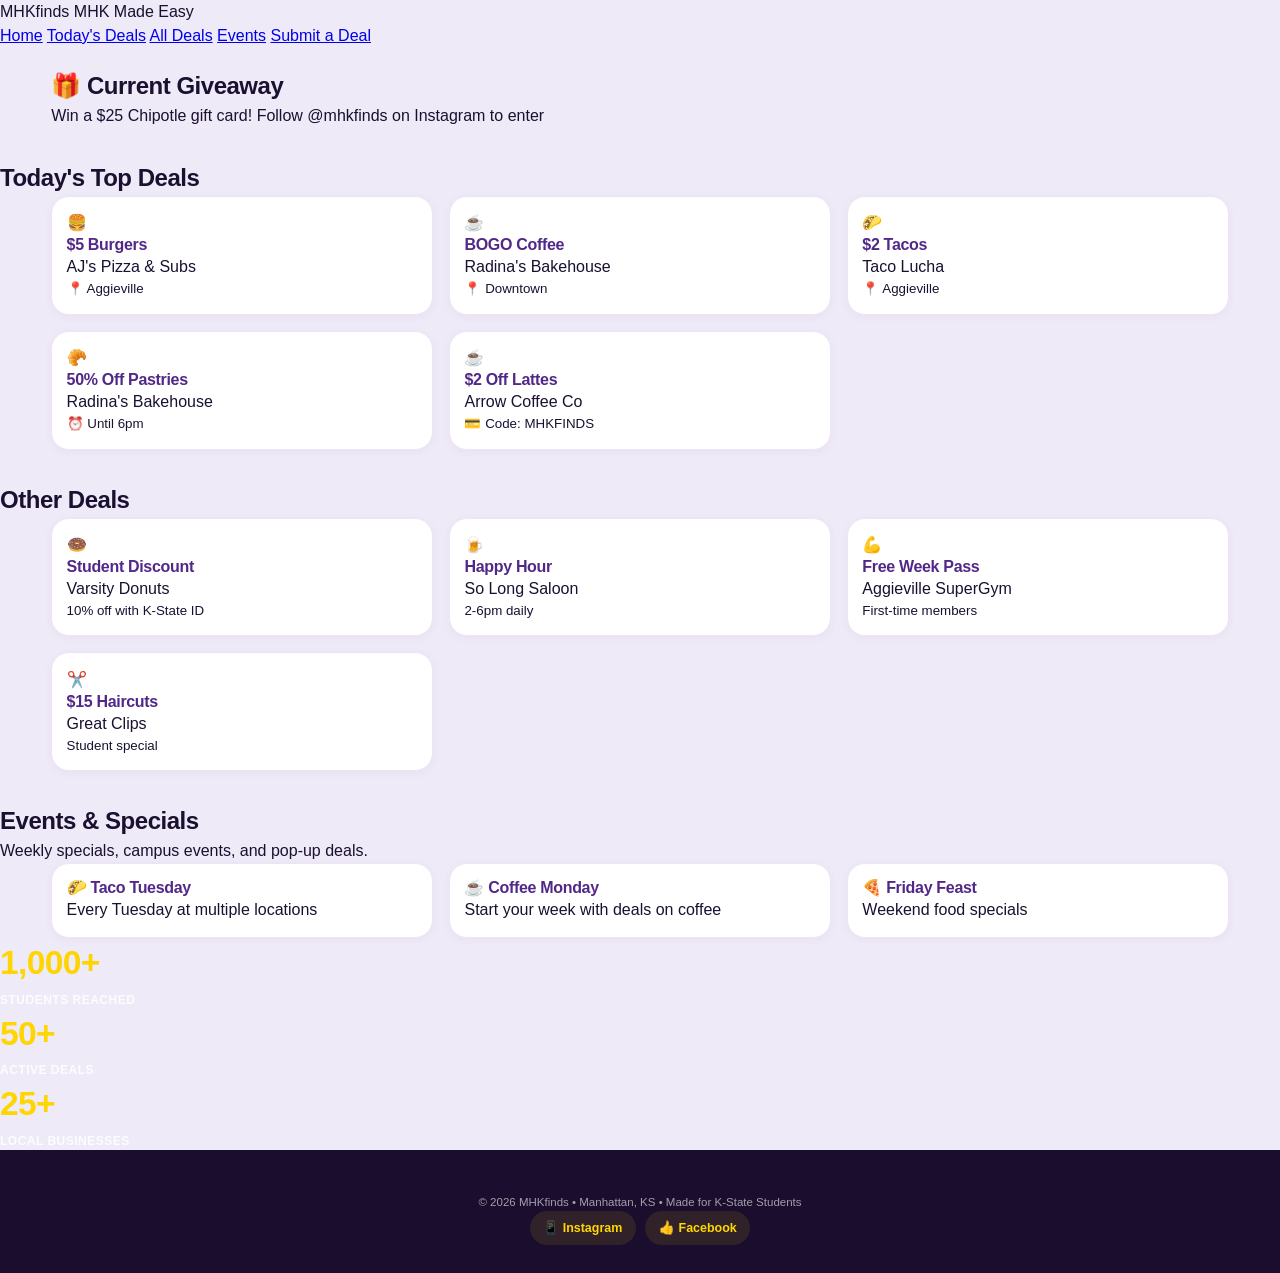
<file: Index.html>
<!DOCTYPE html>
<html lang="en">
<head>
    <meta charset="utf-8" />
    <meta name="viewport" content="width=device-width, initial-scale=1.0" />
    <meta name="description" content="MHKfinds - Manhattan's #1 student deal hub. Daily deals, giveaways, and local discounts for K-State students.">
    <title>MHKfinds - Manhattan's #1 Student Deal Hub</title>
    <link rel="stylesheet" href="styles.css">
</head>
<body>
    <!-- ========== NAVIGATION ========== -->
    <nav class="navbar">
        <div class="nav-logo">
            <span class="logo-main">MHKfinds</span>
            <span class="logo-tagline">MHK Made Easy</span>
        </div>
        <div class="nav-links">
            <a href="#home">Home</a>
            <a href="#today">Today's Deals</a>
            <a href="#deals">All Deals</a>
            <a href="#events">Events</a>
            <a href="https://docs.google.com/forms/d/e/1FAIpQLSdHN7QrGJri4QhX6TdvxKCxjB7gcktkmquMbqC_I4VJoxl60Q/viewform?usp=publish-editor" target="_blank">Submit a Deal</a>
        </div>
    </nav>

    <!-- ========== MAIN CONTENT ========== -->
    <main>
        <!-- Giveaway Banner -->
        <section class="giveaway" id="home">
            <h1>🎁 Current Giveaway</h1>
            <p>Win a $25 Chipotle gift card! Follow @mhkfinds on Instagram to enter</p>
        </section>

        <!-- Today's Top Deals -->
        <section id="today" class="section">
            <h2>Today's Top Deals</h2>
            <div class="grid">
                <div class="card">
                    <div class="card-icon">🍔</div>
                    <h3>$5 Burgers</h3>
                    <p>AJ's Pizza & Subs</p>
                    <small>📍 Aggieville</small>
                </div>
                <div class="card">
                    <div class="card-icon">☕</div>
                    <h3>BOGO Coffee</h3>
                    <p>Radina's Bakehouse</p>
                    <small>📍 Downtown</small>
                </div>
                <div class="card">
                    <div class="card-icon">🌮</div>
                    <h3>$2 Tacos</h3>
                    <p>Taco Lucha</p>
                    <small>📍 Aggieville</small>
                </div>
                <div class="card">
                    <div class="card-icon">🥐</div>
                    <h3>50% Off Pastries</h3>
                    <p>Radina's Bakehouse</p>
                    <small>⏰ Until 6pm</small>
                </div>
                <div class="card">
                    <div class="card-icon">☕</div>
                    <h3>$2 Off Lattes</h3>
                    <p>Arrow Coffee Co</p>
                    <small>💳 Code: MHKFINDS</small>
                </div>
            </div>
        </section>

        <!-- Other Deals -->
        <section id="deals" class="section alt">
            <h2>Other Deals</h2>
            <div class="grid">
                <div class="card">
                    <div class="card-icon">🍩</div>
                    <h3>Student Discount</h3>
                    <p>Varsity Donuts</p>
                    <small>10% off with K-State ID</small>
                </div>
                <div class="card">
                    <div class="card-icon">🍺</div>
                    <h3>Happy Hour</h3>
                    <p>So Long Saloon</p>
                    <small>2-6pm daily</small>
                </div>
                <div class="card">
                    <div class="card-icon">💪</div>
                    <h3>Free Week Pass</h3>
                    <p>Aggieville SuperGym</p>
                    <small>First-time members</small>
                </div>
                <div class="card">
                    <div class="card-icon">✂️</div>
                    <h3>$15 Haircuts</h3>
                    <p>Great Clips</p>
                    <small>Student special</small>
                </div>
            </div>
        </section>

        <!-- Events & Specials -->
        <section id="events" class="section">
            <h2>Events & Specials</h2>
            <p class="section-subtitle">Weekly specials, campus events, and pop-up deals.</p>
            <div class="grid">
                <div class="card">
                    <h3>🌮 Taco Tuesday</h3>
                    <p>Every Tuesday at multiple locations</p>
                </div>
                <div class="card">
                    <h3>☕ Coffee Monday</h3>
                    <p>Start your week with deals on coffee</p>
                </div>
                <div class="card">
                    <h3>🍕 Friday Feast</h3>
                    <p>Weekend food specials</p>
                </div>
            </div>
        </section>

        <!-- Stats Section -->
        <section class="stats">
            <div class="stat">
                <h3>1,000+</h3>
                <p>Students Reached</p>
            </div>
            <div class="stat">
                <h3>50+</h3>
                <p>Active Deals</p>
            </div>
            <div class="stat">
                <h3>25+</h3>
                <p>Local Businesses</p>
            </div>
        </section>
    </main>

    <!-- ========== FOOTER ========== -->
    <footer>
        <p>© 2026 MHKfinds • Manhattan, KS • Made for K-State Students</p>
        <div class="socials">
            <a href="https://instagram.com/mhkfinds" target="_blank">📱 Instagram</a>
            <a href="https://facebook.com/mhkfinds" target="_blank">👍 Facebook</a>
        </div>
    </footer>

    <!-- ========== JAVASCRIPT ========== -->
    <script src="script.js"></script>
</body>
</html>
</file>
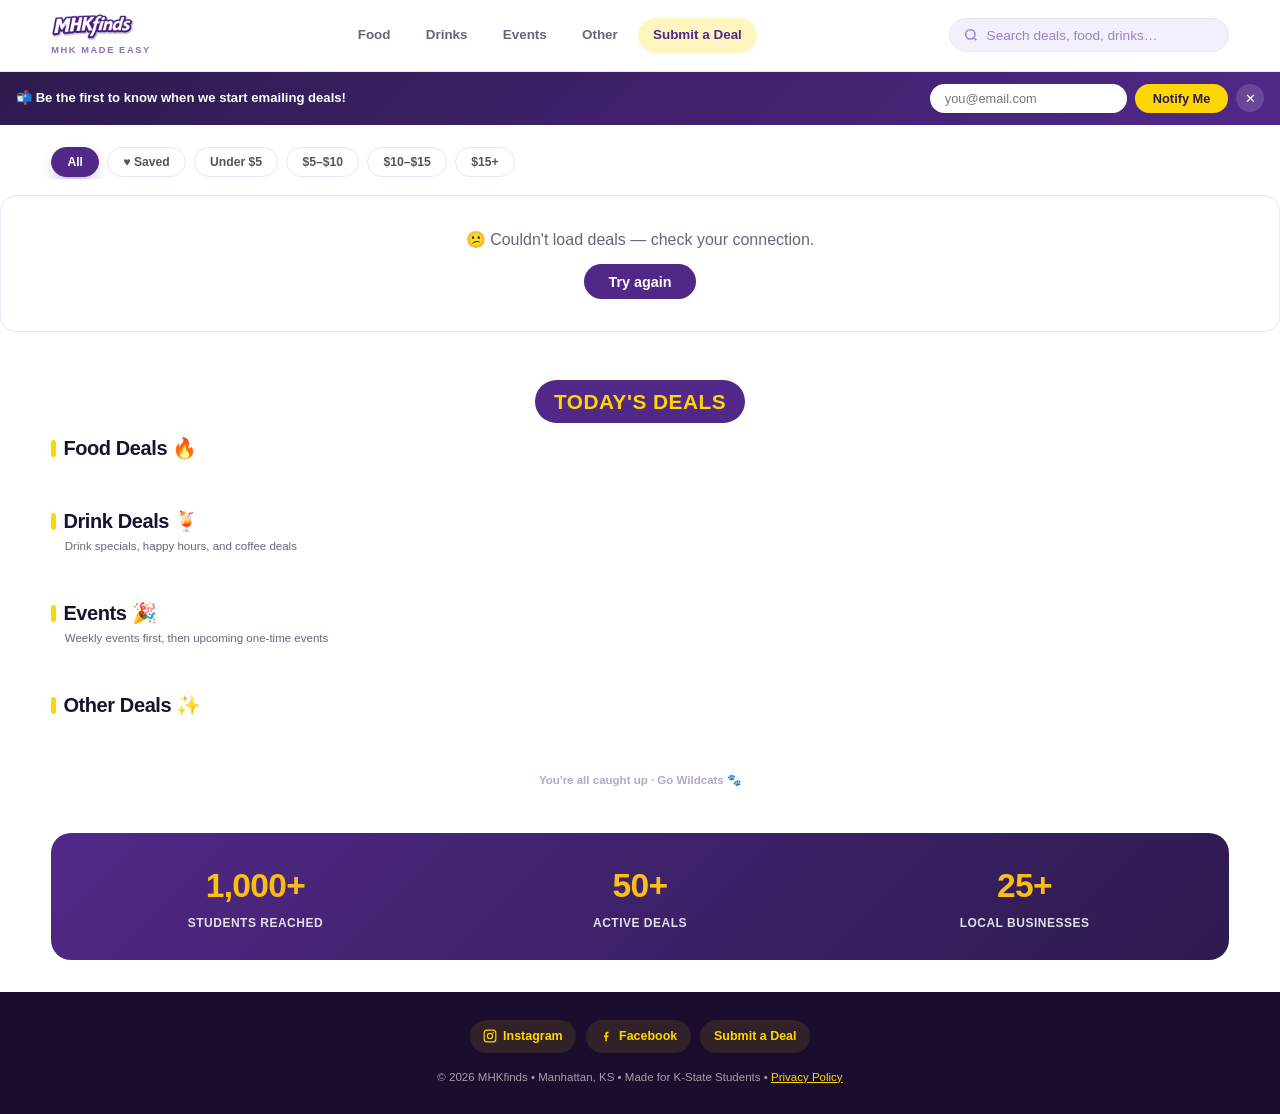
<file: index.html>
<!DOCTYPE html>
<html lang="en">
<head>
    <meta charset="utf-8" />
    <meta name="viewport" content="width=device-width, initial-scale=1.0" />
    <meta name="description" content="MHKfinds - Manhattan's #1 student deal hub. Daily deals, giveaways, and local discounts for K-State students.">
    <title>MHKfinds - Manhattan's #1 Deal Hub</title>

    <!-- Content-Security-Policy: strict on scripts (the part that
         actually matters for XSS — no inline scripts, no external
         script domains beyond Google Tag Manager). Inline style="
         attributes are allowed since the site uses plenty of them for
         show/hide toggling and they're app-controlled, not deal-data
         controlled, so they carry much less risk than inline scripts. -->
    <meta http-equiv="Content-Security-Policy" content="
        default-src 'self';
        script-src 'self' https://www.googletagmanager.com;
        style-src 'self' 'unsafe-inline' https://fonts.googleapis.com;
        font-src 'self' https://fonts.gstatic.com;
        img-src 'self' data:;
        connect-src 'self' https://docs.google.com https://*.googleusercontent.com https://script.google.com https://www.google-analytics.com https://*.google-analytics.com https://www.googletagmanager.com https://*.analytics.google.com;
        base-uri 'self';
        object-src 'none';
    ">

    <!-- Social link previews (Snapchat / Instagram / Facebook / iMessage) -->
    <meta property="og:type" content="website">
    <meta property="og:site_name" content="MHKfinds">
    <meta property="og:title" content="MHKfinds — Manhattan's #1 Deal Hub">
    <meta property="og:description" content="Daily deals, happy hours, and events for K-State students in Manhattan, KS.">
    <meta property="og:url" content="https://mhkfinds.com/">
    <meta property="og:image" content="https://mhkfinds.com/icon-512.png">
    <meta name="twitter:card" content="summary">

    <!-- PWA -->
    <link rel="manifest" href="/manifest.json">
    <meta name="theme-color" content="#512888">
    <meta name="mobile-web-app-capable" content="yes">
    <meta name="apple-mobile-web-app-capable" content="yes">
    <meta name="apple-mobile-web-app-status-bar-style" content="black-translucent">
    <meta name="apple-mobile-web-app-title" content="MHKfinds">

    <!-- Favicon & touch icon -->
    <link rel="icon" type="image/png" href="icon-192.png">
    <link rel="apple-touch-icon" href="icon-192.png">

    <!-- Google Analytics (init moved to script.js so the CSP below can
         disallow inline scripts entirely) -->
    <script async src="https://www.googletagmanager.com/gtag/js?id=G-TFNMEX3CET"></script>

    <!-- Fonts -->
    <link rel="preconnect" href="https://fonts.googleapis.com">
    <link rel="preconnect" href="https://fonts.gstatic.com" crossorigin>
    <link href="https://fonts.googleapis.com/css2?family=Inter:wght@400;600;700;800&family=Plus+Jakarta+Sans:wght@700;800&display=swap" rel="stylesheet">

    <link rel="stylesheet" href="styles.css">
</head>
<body>

    <!-- Decorative background (visible around the feed on desktop) -->
    <div class="bg-blobs" aria-hidden="true">
        <span class="blob blob-1"></span>
        <span class="blob blob-2"></span>
        <span class="blob blob-3"></span>
    </div>

    <div class="app">

        <!-- ========== TOP BAR ========== -->
        <header class="topbar">
            <div class="brand">
                <img class="brand-logo" src="logo-wordmark.png" alt="MHKfinds">
                <span class="brand-tag">MHK Made Easy</span>
            </div>
            <nav class="top-links" aria-label="Sections">
                <a href="#today">Food</a>
                <a href="#drinks">Drinks</a>
                <a href="#events">Events</a>
                <a href="#deals">Other</a>
                <a href="https://docs.google.com/forms/d/e/1FAIpQLSfh0HXxg38mNQfNL9z5htvKMshN9HQqSNjd-GmJ6FATY5p6Tg/viewform?usp=header" target="_blank" class="submit-link">Submit a Deal</a>
            </nav>
            <div class="search-wrapper">
                <svg class="search-icon" viewBox="0 0 24 24" fill="none" stroke="currentColor" stroke-width="2.2"><circle cx="11" cy="11" r="7"/><path d="m20 20-3.5-3.5"/></svg>
                <input type="text" id="searchInput" class="search-input" placeholder="Search deals, food, drinks…" autocomplete="off">
                <button id="searchClear" class="search-clear" aria-label="Clear search">✕</button>
            </div>
        </header>

        <!-- ========== OFFLINE INDICATOR ========== -->
        <div id="offlineBanner" class="offline-banner" style="display:none;">
            📵 You're offline — showing cached deals
        </div>

        <!-- ========== EMAIL CAPTURE BANNER ========== -->
        <div id="emailBanner" class="install-banner" style="display:none;">
            <span>📬 Be the first to know when we start emailing deals!</span>
            <form id="emailCaptureForm" class="email-capture-form">
                <input type="email" id="emailCaptureInput" class="email-capture-input" placeholder="you@email.com" required autocomplete="email">
                <!-- Honeypot — invisible to real visitors, bots that blindly
                     fill every field tend to fill this one too -->
                <div class="hp-field" aria-hidden="true">
                    <input type="text" name="website" id="emailHoneypot" tabindex="-1" autocomplete="off">
                </div>
                <button type="submit" class="install-btn">Notify Me</button>
                <button type="button" id="emailDismiss" class="install-dismiss">✕</button>
            </form>
        </div>

        <!-- ========== MAIN FEED ========== -->
        <main>

            <!-- Giveaway Banner — no giveaway running right now.
                 To turn it back on: update the title/prizes below, then
                 delete this comment line and the "END giveaway off" line.
            <section class="giveaway" id="home">
                <div class="giveaway-frame">
                    <div class="giveaway-card">
                        <div class="giveaway-emoji">🎁</div>
                        <div class="giveaway-text">
                            <span class="giveaway-badge">Giveaway</span>
                            <span class="giveaway-title">Win a $15 Gift Card</span>
                            <span class="giveaway-sub">Starbucks, Chipotle, or Chick-fil-A</span>
                        </div>
                        <a href="https://instagram.com/mhkfinds" target="_blank" class="giveaway-enter-btn">Enter Now</a>
                    </div>
                </div>
            </section>
            END giveaway off -->

            <!-- Featured carousel (driven by the sheet's Featured column) -->
            <section id="partners" class="partners" style="display:none;">
                <div class="section-head">
                    <div>
                        <h2><span class="head-accent"></span>Featured ⭐</h2>
                        <p class="head-sub">This week's top picks</p>
                    </div>
                </div>
                <div class="partners-scroll" id="partnersScroll"></div>
            </section>

            <!-- Filter chips -->
            <div class="chips-row price-filter-bar">
                <button class="price-filter-btn active" data-range="all">All</button>
                <button class="price-filter-btn saved-filter-btn" data-range="saved">♥ Saved</button>
                <button class="price-filter-btn" data-range="under5">Under $5</button>
                <button class="price-filter-btn" data-range="5to10">$5–$10</button>
                <button class="price-filter-btn" data-range="10to15">$10–$15</button>
                <button class="price-filter-btn" data-range="15plus">$15+</button>
            </div>
            <p id="searchResultCount" class="search-result-count"></p>

            <!-- Shown only if the deals sheet fails to load -->
            <div id="loadError" class="load-error" style="display:none;">
                <p>😕 Couldn't load deals — check your connection.</p>
                <button id="loadRetryBtn" class="load-retry-btn">Try again</button>
            </div>

            <!-- Food Deals (eyebrow reads "Today's Deals" for the hook) -->
            <section id="today" class="section">
                <p class="section-eyebrow">Today's Deals</p>
                <div class="section-head">
                    <h2><span class="head-accent"></span>Food Deals 🔥</h2>
                </div>
                <div class="grid">
                    <!-- Cards loaded from Google Sheets -->
                </div>
            </section>

            <!-- Drink Deals -->
            <section id="drinks" class="section">
                <div class="section-head">
                    <div>
                        <h2><span class="head-accent"></span>Drink Deals 🍹</h2>
                        <p class="head-sub">Drink specials, happy hours, and coffee deals</p>
                    </div>
                </div>
                <div class="grid">
                    <!-- Cards loaded from Google Sheets -->
                </div>
            </section>

            <!-- Events -->
            <section id="events" class="section">
                <div class="section-head">
                    <div>
                        <h2><span class="head-accent"></span>Events 🎉</h2>
                        <p class="head-sub">Weekly events first, then upcoming one-time events</p>
                    </div>
                </div>
                <div class="grid">
                    <!-- Cards loaded from Google Sheets -->
                </div>
            </section>

            <!-- Other Deals -->
            <section id="deals" class="section">
                <div class="section-head">
                    <h2><span class="head-accent"></span>Other Deals ✨</h2>
                </div>
                <div class="grid">
                    <!-- Cards loaded from Google Sheets -->
                </div>
            </section>

            <p class="feed-end">You're all caught up · Go Wildcats 🐾</p>

            <!-- Stats strip -->
            <section class="stats-strip">
                <div class="stat">
                    <h3>1,000+</h3>
                    <p>Students Reached</p>
                </div>
                <div class="stat">
                    <h3>50+</h3>
                    <p>Active Deals</p>
                </div>
                <div class="stat">
                    <h3>25+</h3>
                    <p>Local Businesses</p>
                </div>
            </section>
        </main>

        <!-- ========== FOOTER ========== -->
        <footer>
            <div class="socials">
                <a href="https://instagram.com/mhkfinds" target="_blank" aria-label="Instagram">
                    <svg viewBox="0 0 24 24" fill="none" stroke="currentColor" stroke-width="2"><rect x="2" y="2" width="20" height="20" rx="5"/><circle cx="12" cy="12" r="4.5"/><circle cx="17.5" cy="6.5" r="1.2" fill="currentColor" stroke="none"/></svg>
                    Instagram
                </a>
                <a href="https://facebook.com/mhkfinds" target="_blank" aria-label="Facebook">
                    <svg viewBox="0 0 24 24" fill="currentColor" stroke="none"><path d="M13.5 21v-7h2.4l.4-3h-2.8V9.1c0-.9.3-1.5 1.6-1.5h1.3V4.9c-.3 0-1.1-.1-2.1-.1-2.1 0-3.5 1.3-3.5 3.6V11H8.5v3h2.3v7h2.7Z"/></svg>
                    Facebook
                </a>
                <a href="https://docs.google.com/forms/d/e/1FAIpQLSfh0HXxg38mNQfNL9z5htvKMshN9HQqSNjd-GmJ6FATY5p6Tg/viewform?usp=header" target="_blank">
                    Submit a Deal
                </a>
            </div>
            <p>© 2026 MHKfinds • Manhattan, KS • Made for K-State Students • <a href="privacy.html" style="color: var(--gold);">Privacy Policy</a></p>
        </footer>

    </div><!-- /.app -->

    <!-- ========== DEAL MODAL ========== -->
    <div id="dealModal" class="modal" style="display: none;">
        <div class="modal-content">
            <span class="modal-close">&times;</span>
            <div class="modal-icon" id="modalIcon">🍔</div>
            <h2 id="modalDealName">Deal Name</h2>
            <div class="modal-info">
                <p><strong>Business:</strong> <span id="modalBusiness">Business Name</span></p>
                <p><strong>📍 Location:</strong> <span id="modalLocation">Location</span></p>
                <p id="modalDetailsRow"><strong>💳 Details:</strong> <span id="modalDetails">Details</span></p>
            </div>
            <a id="modalWebsiteBtn" class="website-btn" target="_blank" rel="noopener" style="display: none;">
                🌐 Visit Website
            </a>
            <div class="modal-action-row">
                <button id="modalDirectionsBtn" class="directions-btn">
                    📍 Get Directions
                </button>
                <button id="modalShareBtn" class="modal-share-btn">
                    <svg viewBox="0 0 24 24" fill="none" stroke="currentColor" stroke-width="2"><path d="M4 12v7a1 1 0 0 0 1 1h14a1 1 0 0 0 1-1v-7"/><path d="M16 6l-4-4-4 4"/><path d="M12 2v14"/></svg>
                    Share
                </button>
            </div>
        </div>
    </div>

    <!-- ========== SEARCH OVERLAY ========== -->
    <div class="search-overlay" id="searchOverlay">
        <div class="search-overlay-bar">
            <div class="search-overlay-input-wrap">
                <svg class="search-overlay-icon" viewBox="0 0 24 24" fill="none" stroke="currentColor" stroke-width="2.2"><circle cx="11" cy="11" r="7"/><path d="m20 20-3.5-3.5"/></svg>
                <input type="text" id="searchOverlayInput" placeholder="Search deals, businesses..." autocomplete="off">
            </div>
            <button class="search-overlay-cancel" id="searchOverlayCancel">Cancel</button>
        </div>
        <div class="search-overlay-filters">
            <button class="overlay-price-btn active" data-range="all">All</button>
            <button class="overlay-price-btn saved-filter-btn" data-range="saved">♥ Saved</button>
            <button class="overlay-price-btn" data-range="under5">Under $5</button>
            <button class="overlay-price-btn" data-range="5to10">$5–$10</button>
            <button class="overlay-price-btn" data-range="10to15">$10–$15</button>
            <button class="overlay-price-btn" data-range="15plus">$15+</button>
        </div>
        <div class="search-overlay-results" id="searchOverlayResults">
            <p class="search-overlay-hint">Start typing to find deals...</p>
        </div>
    </div>

    <!-- ========== MORE PANEL ========== -->
    <div class="more-panel" id="morePanel">
        <button class="more-panel-item" id="morePanelDeals">
            <span>🏷️</span><span>Other Deals</span>
        </button>
        <a href="https://docs.google.com/forms/d/e/1FAIpQLSfh0HXxg38mNQfNL9z5htvKMshN9HQqSNjd-GmJ6FATY5p6Tg/viewform?usp=header" target="_blank" class="more-panel-item">
            <span>📝</span><span>Submit a Deal</span>
        </a>
    </div>

    <!-- ========== BOTTOM NAV ========== -->
    <nav class="mobile-bottom-nav" aria-label="Main navigation">
        <button class="mobile-nav-item active" data-target="today" aria-label="Food Deals">
            <span class="mobile-nav-icon">
                <svg viewBox="0 0 24 24" fill="none" stroke="currentColor" stroke-width="2"><path d="M3.5 9.5C3.5 6 7.4 3.5 12 3.5S20.5 6 20.5 9.5"/><path d="M3 12h18"/><path d="M3.5 15h17a1 1 0 0 1 1 1 3 3 0 0 1-3 3H5.5a3 3 0 0 1-3-3 1 1 0 0 1 1-1Z"/></svg>
            </span>
            <span class="mobile-nav-label">Food</span>
        </button>
        <button class="mobile-nav-item" data-target="drinks" aria-label="Drink Deals">
            <span class="mobile-nav-icon">
                <svg viewBox="0 0 24 24" fill="none" stroke="currentColor" stroke-width="2"><path d="M8 2h8l-1 7a5 5 0 0 1-10 0L8 2Z"/><path d="M12 14v8M8 22h8"/></svg>
            </span>
            <span class="mobile-nav-label">Drinks</span>
        </button>
        <button class="mobile-nav-item" data-target="events" aria-label="Events">
            <span class="mobile-nav-icon">
                <svg viewBox="0 0 24 24" fill="none" stroke="currentColor" stroke-width="2"><rect x="3" y="5" width="18" height="16" rx="2"/><path d="M3 10h18M8 3v4M16 3v4"/></svg>
            </span>
            <span class="mobile-nav-label">Events</span>
        </button>
        <button class="mobile-nav-item" data-target="search" aria-label="Search">
            <span class="mobile-nav-icon">
                <svg viewBox="0 0 24 24" fill="none" stroke="currentColor" stroke-width="2"><circle cx="11" cy="11" r="7"/><path d="m20 20-3.5-3.5"/></svg>
            </span>
            <span class="mobile-nav-label">Search</span>
        </button>
        <button class="mobile-nav-item" data-target="more" aria-label="More options">
            <span class="mobile-nav-icon">
                <svg viewBox="0 0 24 24" fill="none" stroke="currentColor" stroke-width="2"><circle cx="5" cy="12" r="1.5" fill="currentColor"/><circle cx="12" cy="12" r="1.5" fill="currentColor"/><circle cx="19" cy="12" r="1.5" fill="currentColor"/></svg>
            </span>
            <span class="mobile-nav-label">More</span>
        </button>
    </nav>

    <!-- ========== SCROLL TO TOP ========== -->
    <button id="scrollTopBtn" class="scroll-top-btn" aria-label="Scroll to top">
        <svg viewBox="0 0 24 24" fill="none" stroke="currentColor" stroke-width="2.5"><path d="m5 15 7-7 7 7"/></svg>
    </button>

    <!-- ========== JAVASCRIPT ========== -->
    <script src="script.js"></script>
</body>
</html>
</file>
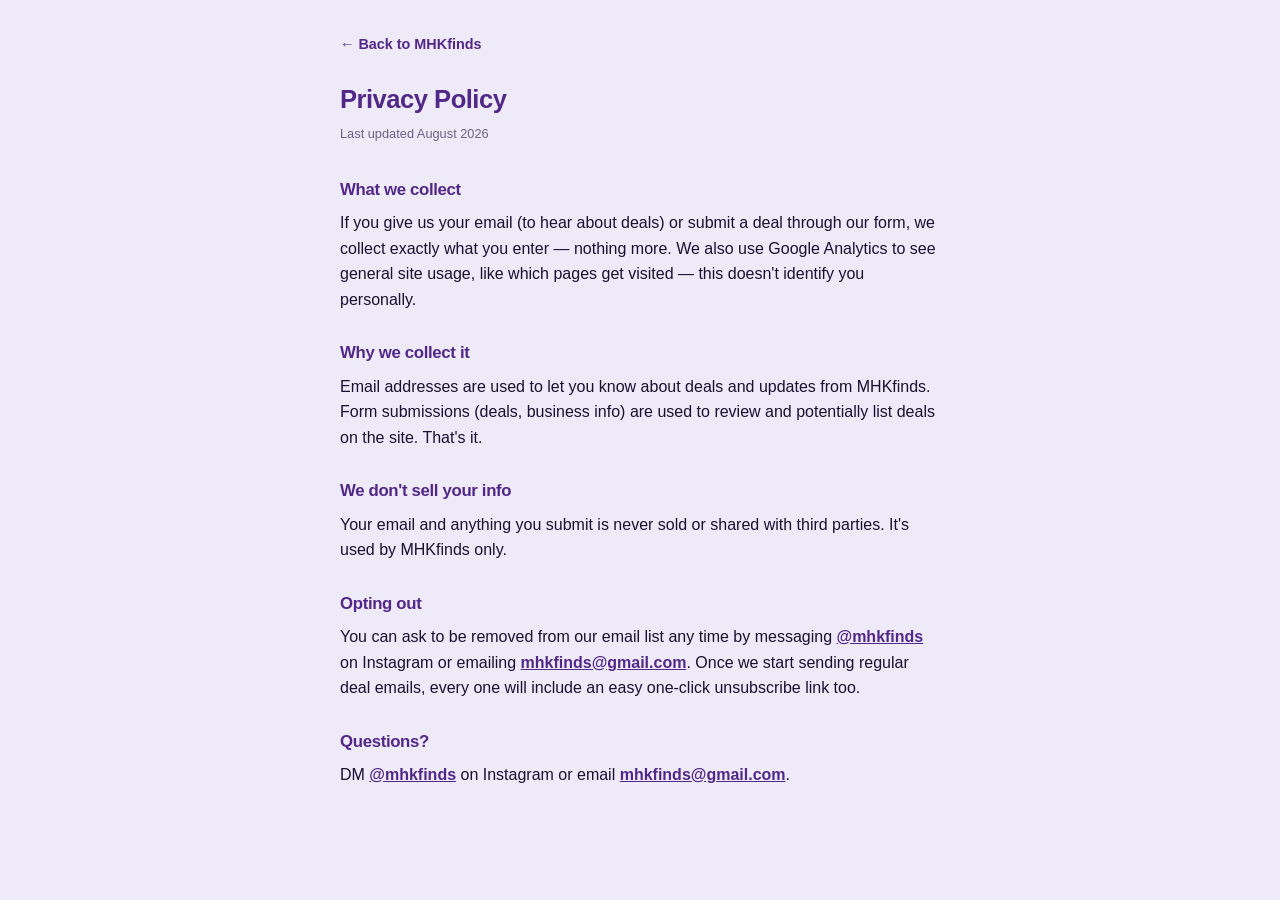
<file: privacy.html>
<!DOCTYPE html>
<html lang="en">
<head>
    <meta charset="utf-8" />
    <meta name="viewport" content="width=device-width, initial-scale=1.0" />
    <meta name="description" content="MHKfinds privacy policy — what we collect, why, and how to opt out.">
    <title>Privacy Policy - MHKfinds</title>

    <link rel="icon" type="image/png" href="icon-192.png">
    <link rel="stylesheet" href="styles.css">
    <style>
        body { background: var(--page-bg); }
        .privacy-page {
            max-width: 640px;
            margin: 0 auto;
            padding: 2rem 1.25rem 4rem;
        }
        .privacy-back {
            display: inline-block;
            margin-bottom: 1.5rem;
            color: var(--purple);
            font-weight: 700;
            text-decoration: none;
            font-size: 0.9rem;
        }
        .privacy-page h1 {
            color: var(--purple);
            font-size: 1.6rem;
            font-weight: 800;
        }
        .privacy-page .updated {
            color: var(--text-muted);
            font-size: 0.8rem;
            margin: 0.4rem 0 2rem;
        }
        .privacy-page h2 {
            color: var(--purple);
            font-size: 1.05rem;
            font-weight: 800;
            margin: 1.75rem 0 0.5rem;
        }
        .privacy-page p {
            color: var(--ink);
            line-height: 1.6;
            margin-bottom: 0.75rem;
        }
        .privacy-page a {
            color: var(--purple);
            font-weight: 700;
        }
    </style>
</head>
<body>
    <div class="privacy-page">
        <a href="/" class="privacy-back">&larr; Back to MHKfinds</a>
        <h1>Privacy Policy</h1>
        <p class="updated">Last updated August 2026</p>

        <h2>What we collect</h2>
        <p>If you give us your email (to hear about deals) or submit a deal through our form, we collect exactly what you enter — nothing more. We also use Google Analytics to see general site usage, like which pages get visited — this doesn't identify you personally.</p>

        <h2>Why we collect it</h2>
        <p>Email addresses are used to let you know about deals and updates from MHKfinds. Form submissions (deals, business info) are used to review and potentially list deals on the site. That's it.</p>

        <h2>We don't sell your info</h2>
        <p>Your email and anything you submit is never sold or shared with third parties. It's used by MHKfinds only.</p>

        <h2>Opting out</h2>
        <p>You can ask to be removed from our email list any time by messaging <a href="https://instagram.com/mhkfinds" target="_blank">@mhkfinds</a> on Instagram or emailing <a href="mailto:mhkfinds@gmail.com">mhkfinds@gmail.com</a>. Once we start sending regular deal emails, every one will include an easy one-click unsubscribe link too.</p>

        <h2>Questions?</h2>
        <p>DM <a href="https://instagram.com/mhkfinds" target="_blank">@mhkfinds</a> on Instagram or email <a href="mailto:mhkfinds@gmail.com">mhkfinds@gmail.com</a>.</p>
    </div>
</body>
</html>
</file>
<file: styles.css>
/* ================================================
   MHKFINDS - STYLESHEET
   Mobile-first social feed design
   ================================================ */

/* ========== RESET & TOKENS ========== */
* {
    box-sizing: border-box;
    margin: 0;
    padding: 0;
}

:root {
    --purple: #512888;
    --purple-dark: #3a1f63;
    --purple-bright: #7a3fc4;
    --gold: #FFD700;
    --gold-deep: #F5A623;
    --ink: #1a1030;
    --page-bg: #EFEAF7;
    --card-border: #ece5f6;
    --text-muted: #6b6280;
    --heart: #e03333;
    --nav-height: 64px;
}

html {
    overflow-x: hidden;
    max-width: 100%;
    scroll-behavior: smooth;
}

body {
    font-family: 'Inter', -apple-system, BlinkMacSystemFont, sans-serif;
    background: var(--page-bg);
    color: var(--ink);
    line-height: 1.5;
    overflow-x: hidden;
    max-width: 100%;
    -webkit-font-smoothing: antialiased;
}

.font-display,
h1, h2, h3 {
    font-family: 'Plus Jakarta Sans', 'Inter', -apple-system, sans-serif;
    letter-spacing: -0.02em;
}

button {
    font-family: inherit;
}

/* ========== BACKGROUND BLOBS (desktop dressing) ========== */
.bg-blobs {
    position: fixed;
    inset: 0;
    z-index: -1;
    pointer-events: none;
    overflow: hidden;
}

.blob {
    position: absolute;
    border-radius: 50%;
    filter: blur(70px);
}

.blob-1 { top: -180px; left: -180px; width: 480px; height: 480px; background: rgba(122, 63, 196, 0.18); }
.blob-2 { top: 33%; right: -200px; width: 500px; height: 500px; background: rgba(255, 215, 0, 0.16); }
.blob-3 { bottom: -160px; left: 28%; width: 420px; height: 420px; background: rgba(81, 40, 136, 0.12); }

/* ========== APP COLUMN (feed layout) ========== */
.app {
    max-width: 480px;
    margin: 0 auto;
    min-height: 100vh;
    background: #ffffff;
    display: flex;
    flex-direction: column;
    padding-bottom: var(--nav-height);
}

@media (min-width: 520px) {
    .app {
        box-shadow: 0 0 60px rgba(81, 40, 136, 0.14);
    }
}

main {
    flex: 1;
}

/* ========== TOP BAR ========== */
.topbar {
    position: sticky;
    top: 0;
    z-index: 1000;
    display: flex;
    align-items: center;
    gap: 0.75rem;
    padding: 0.7rem 1rem;
    background: rgba(255, 255, 255, 0.92);
    backdrop-filter: saturate(180%) blur(14px);
    -webkit-backdrop-filter: saturate(180%) blur(14px);
    border-bottom: 1px solid var(--card-border);
}

.brand {
    display: flex;
    flex-direction: column;
    align-items: flex-start;
    gap: 3px;
    flex-shrink: 0;
}

.brand-logo {
    height: 24px;
    width: auto;
    display: block;
}

.brand-tag {
    font-size: 0.58rem;
    font-weight: 700;
    letter-spacing: 1.6px;
    text-transform: uppercase;
    color: #8a6fb8;
}

/* Desktop nav links — hidden on mobile */
.top-links {
    display: none;
}

.search-wrapper {
    flex: 1;
    display: flex;
    align-items: center;
    gap: 0.45rem;
    background: #f4effc;
    border: 1px solid var(--card-border);
    border-radius: 50px;
    padding: 0.5rem 0.85rem;
    min-width: 0;
    transition: background 0.2s, border-color 0.2s, box-shadow 0.2s;
}

.search-wrapper:focus-within {
    background: #fff;
    border-color: var(--purple-bright);
    box-shadow: 0 0 0 3px rgba(122, 63, 196, 0.15);
}

.search-icon {
    width: 16px;
    height: 16px;
    color: #9b82c4;
    flex-shrink: 0;
}

.search-input {
    flex: 1;
    border: none;
    background: transparent;
    font-size: 0.85rem;
    font-weight: 600;
    color: var(--ink);
    outline: none;
    font-family: inherit;
    min-width: 0;
}

.search-input::placeholder {
    color: #9b82c4;
    font-weight: 400;
}

.search-clear {
    display: none;
    align-items: center;
    justify-content: center;
    background: rgba(81, 40, 136, 0.12);
    border: none;
    color: var(--purple);
    font-size: 0.7rem;
    font-weight: 700;
    cursor: pointer;
    width: 20px;
    height: 20px;
    border-radius: 50%;
    flex-shrink: 0;
    transition: background 0.2s;
}

.search-clear:hover {
    background: rgba(81, 40, 136, 0.22);
}

/* ========== OFFLINE BANNER ========== */
.offline-banner {
    background: #333;
    color: white;
    text-align: center;
    padding: 0.6rem 1rem;
    font-size: 0.85rem;
    font-weight: 600;
}

/* ========== INSTALL BANNER ========== */
.install-banner {
    display: none;
    align-items: center;
    justify-content: space-between;
    gap: 1rem;
    background: linear-gradient(135deg, #2d1b4e, var(--purple));
    color: white;
    padding: 0.75rem 1rem;
    font-size: 0.82rem;
    font-weight: 600;
    flex-wrap: wrap;
}

.install-banner-actions {
    display: flex;
    align-items: center;
    gap: 0.5rem;
    flex-shrink: 0;
}

.install-btn {
    background: var(--gold);
    color: #2d1b4e;
    border: none;
    padding: 0.45rem 1.1rem;
    border-radius: 50px;
    font-size: 0.8rem;
    font-weight: 800;
    cursor: pointer;
    transition: background 0.2s;
}

.install-btn:hover {
    background: #FFC300;
}

.install-dismiss {
    background: rgba(255, 255, 255, 0.15);
    border: none;
    color: white;
    width: 28px;
    height: 28px;
    border-radius: 50%;
    cursor: pointer;
    font-size: 0.8rem;
    display: flex;
    align-items: center;
    justify-content: center;
    transition: background 0.2s;
}

.install-dismiss:hover {
    background: rgba(255, 255, 255, 0.3);
}

.email-capture-form {
    display: flex;
    align-items: center;
    gap: 0.5rem;
    flex-wrap: wrap;
    flex-shrink: 0;
}

.email-capture-input {
    padding: 0.45rem 0.9rem;
    border-radius: 50px;
    border: none;
    font-size: 0.8rem;
    font-family: inherit;
    min-width: 160px;
    outline: none;
}

.email-capture-input:focus {
    box-shadow: 0 0 0 3px rgba(255, 215, 0, 0.35);
}

/* Honeypot — invisible to real visitors, not just display:none (some
   bots skip display:none fields on purpose) */
.hp-field {
    position: absolute;
    left: -9999px;
    width: 1px;
    height: 1px;
    overflow: hidden;
}

/* ========== iOS INSTALL TOOLTIP ========== */
.ios-tooltip {
    position: fixed;
    bottom: 80px;
    left: 50%;
    transform: translateX(-50%);
    width: min(340px, 90vw);
    z-index: 10001;
}

.ios-tooltip-content {
    background: white;
    border-radius: 16px;
    padding: 1.25rem 1.25rem 1rem;
    box-shadow: 0 8px 40px rgba(0, 0, 0, 0.25);
    position: relative;
}

.ios-tooltip-close {
    position: absolute;
    top: 10px;
    right: 12px;
    background: rgba(0, 0, 0, 0.07);
    border: none;
    width: 26px;
    height: 26px;
    border-radius: 50%;
    cursor: pointer;
    font-size: 0.8rem;
    display: flex;
    align-items: center;
    justify-content: center;
}

.ios-tooltip-title {
    font-size: 1rem;
    font-weight: 800;
    color: var(--purple);
    margin: 0 0 0.75rem;
}

.ios-tooltip-step {
    font-size: 0.9rem;
    color: #333;
    margin: 0.4rem 0;
    line-height: 1.5;
}

.ios-share-icon {
    display: inline-block;
    background: #007AFF;
    color: white;
    width: 22px;
    height: 22px;
    border-radius: 5px;
    font-size: 0.75rem;
    text-align: center;
    line-height: 22px;
    vertical-align: middle;
}

.ios-tooltip-arrow {
    width: 0;
    height: 0;
    border-left: 12px solid transparent;
    border-right: 12px solid transparent;
    border-top: 12px solid white;
    margin: 0 auto;
    filter: drop-shadow(0 4px 4px rgba(0,0,0,0.1));
}

/* ========== GIVEAWAY BANNER ========== */
.giveaway {
    padding: 0.85rem 1rem 0;
    scroll-margin-top: 80px;
}

.giveaway-frame {
    border-radius: 18px;
    padding: 1.5px;
    background: radial-gradient(120% 140% at 0% 0%, var(--gold) 0%, var(--gold-deep) 35%, var(--purple) 80%);
    box-shadow: 0 6px 18px rgba(81, 40, 136, 0.18);
}

.giveaway-card {
    border-radius: 16.5px;
    background: #fff;
    padding: 0.75rem 0.9rem;
    display: flex;
    align-items: center;
    gap: 0.75rem;
}

.giveaway-emoji {
    width: 44px;
    height: 44px;
    border-radius: 12px;
    display: flex;
    align-items: center;
    justify-content: center;
    font-size: 1.5rem;
    flex-shrink: 0;
    background: linear-gradient(135deg, #FFF4B8, var(--gold));
}

.giveaway-text {
    flex: 1;
    min-width: 0;
    display: flex;
    flex-direction: column;
    line-height: 1.3;
}

.giveaway-badge {
    align-self: flex-start;
    font-size: 0.56rem;
    font-weight: 800;
    letter-spacing: 1.2px;
    text-transform: uppercase;
    padding: 0.12rem 0.45rem;
    border-radius: 6px;
    background: var(--purple);
    color: var(--gold);
}

.giveaway-title {
    font-family: 'Plus Jakarta Sans', sans-serif;
    font-weight: 800;
    font-size: 0.95rem;
    color: var(--purple);
    margin-top: 0.15rem;
}

.giveaway-sub {
    font-size: 0.7rem;
    color: var(--text-muted);
    white-space: nowrap;
    overflow: hidden;
    text-overflow: ellipsis;
}

.giveaway-enter-btn {
    flex-shrink: 0;
    padding: 0.5rem 1rem;
    border-radius: 50px;
    font-size: 0.78rem;
    font-weight: 800;
    text-decoration: none;
    color: white;
    background: linear-gradient(135deg, var(--purple), var(--purple-bright));
    box-shadow: 0 4px 12px rgba(81, 40, 136, 0.35);
    transition: transform 0.15s, box-shadow 0.15s;
    white-space: nowrap;
}

.giveaway-enter-btn:hover {
    transform: translateY(-2px);
    box-shadow: 0 6px 16px rgba(81, 40, 136, 0.45);
}

.giveaway-enter-btn:active {
    transform: scale(0.96);
}

/* ========== SECTION HEADERS ========== */
.section-head {
    display: flex;
    align-items: flex-end;
    justify-content: space-between;
    padding: 0 1rem;
    margin-bottom: 0.7rem;
}

.section-head h2 {
    display: flex;
    align-items: center;
    gap: 0.45rem;
    font-size: 1.1rem;
    font-weight: 800;
    color: var(--ink);
}

.head-accent {
    width: 5px;
    height: 17px;
    border-radius: 999px;
    background: var(--gold);
    flex-shrink: 0;
}

.head-sub {
    font-size: 0.72rem;
    color: var(--text-muted);
    margin-top: 0.1rem;
    padding-left: 0.85rem;
}

/* Sits above the (left-aligned) Food Deals heading as its own
   centered hook pill — gold-on-purple for real contrast, same
   combo as the giveaway badge, instead of gold text on white */
.section-eyebrow {
    display: block;
    width: fit-content;
    margin: 0 auto 0.65rem;
    font-size: 1.15rem;
    font-weight: 800;
    letter-spacing: 0.5px;
    text-transform: uppercase;
    color: var(--gold);
    background: var(--purple);
    padding: 0.3rem 1rem;
    border-radius: 50px;
}

/* ========== FEATURED PARTNERS CAROUSEL ========== */
.partners {
    margin-top: 1.25rem;
}

.partners-scroll {
    display: flex;
    gap: 0.75rem;
    padding: 0.25rem 1rem 0.5rem;
    overflow-x: auto;
    scroll-snap-type: x mandatory;
    -ms-overflow-style: none;
    scrollbar-width: none;
}

.partners-scroll::-webkit-scrollbar {
    display: none;
}

.partner-card {
    position: relative;
    width: 240px;
    flex-shrink: 0;
    scroll-snap-align: start;
    border-radius: 22px;
    padding: 1rem;
    cursor: pointer;
    overflow: hidden;
    background:
        linear-gradient(160deg, #fff 0%, #FFF9DC 100%) padding-box,
        linear-gradient(135deg, var(--gold), var(--gold-deep), var(--gold)) border-box;
    border: 2px solid transparent;
    box-shadow: 0 10px 30px -10px rgba(255, 215, 0, 0.55), 0 4px 10px -4px rgba(81, 40, 136, 0.15);
    transition: transform 0.2s;
}

.partner-card:active {
    transform: scale(0.98);
}

.partner-flag {
    position: absolute;
    top: 0.7rem;
    left: 0.7rem;
    padding: 0.15rem 0.5rem;
    border-radius: 50px;
    font-size: 0.55rem;
    font-weight: 800;
    letter-spacing: 1px;
    text-transform: uppercase;
    background: rgba(0, 0, 0, 0.8);
    color: #fde047;
}

.partner-emoji {
    font-size: 3.2rem;
    line-height: 1;
    margin: 1.6rem 0 0.6rem;
}

.partner-title {
    font-size: 1.25rem;
    font-weight: 800;
    color: var(--purple);
    line-height: 1.1;
}

.partner-details {
    font-size: 0.75rem;
    color: var(--text-muted);
    margin-top: 0.25rem;
    display: -webkit-box;
    -webkit-line-clamp: 2;
    -webkit-box-orient: vertical;
    overflow: hidden;
}

.partner-foot {
    margin-top: 0.75rem;
    display: flex;
    align-items: center;
    justify-content: space-between;
    gap: 0.5rem;
}

.partner-biz {
    display: flex;
    align-items: center;
    gap: 0.4rem;
    min-width: 0;
}

.partner-biz-text {
    display: flex;
    flex-direction: column;
    line-height: 1.25;
    min-width: 0;
}

.partner-biz-text strong {
    font-size: 0.75rem;
    font-weight: 700;
    white-space: nowrap;
    overflow: hidden;
    text-overflow: ellipsis;
}

.partner-biz-text small {
    font-size: 0.62rem;
    color: var(--text-muted);
    display: flex;
    align-items: center;
    gap: 0.25rem;
    white-space: nowrap;
    overflow: hidden;
}

.partner-actions {
    display: flex;
    align-items: center;
    gap: 0.4rem;
    flex-shrink: 0;
}

.partner-go,
.partner-website-btn {
    width: 32px;
    height: 32px;
    border-radius: 50%;
    border: none;
    background: var(--purple);
    color: #fde047;
    cursor: pointer;
    display: flex;
    align-items: center;
    justify-content: center;
    flex-shrink: 0;
    text-decoration: none;
    transition: transform 0.15s;
}

.partner-go svg,
.partner-website-btn svg {
    width: 15px;
    height: 15px;
}

.partner-go:hover,
.partner-website-btn:hover {
    transform: scale(1.1);
}

/* ========== FILTER CHIPS ========== */
.chips-row {
    display: flex;
    gap: 0.5rem;
    padding: 1.1rem 1rem 0.15rem;
    overflow-x: auto;
    -ms-overflow-style: none;
    scrollbar-width: none;
}

.chips-row::-webkit-scrollbar {
    display: none;
}

.price-filter-btn {
    flex-shrink: 0;
    padding: 0.42rem 0.95rem;
    border: 1px solid var(--card-border);
    border-radius: 50px;
    background: #fff;
    color: #555;
    font-size: 0.76rem;
    font-weight: 700;
    cursor: pointer;
    white-space: nowrap;
    transition: all 0.15s ease;
}

.price-filter-btn:hover {
    border-color: var(--purple-bright);
    color: var(--purple);
}

.price-filter-btn.active {
    background: var(--purple);
    border-color: var(--purple);
    color: #fff;
    box-shadow: 0 6px 16px -6px rgba(81, 40, 136, 0.6);
}

.price-filter-btn.saved-filter-btn.active,
.overlay-price-btn.saved-filter-btn.active {
    background: var(--heart);
    border-color: var(--heart);
    color: white;
}

.search-result-count {
    display: none;
    text-align: center;
    margin: 0.5rem 1rem 0;
    font-size: 0.78rem;
    font-weight: 700;
    color: var(--purple);
}

/* ========== SECTIONS & FEED ========== */
.section {
    padding: 1.5rem 0 0;
    scroll-margin-top: 72px;
}

.grid {
    display: flex;
    flex-direction: column;
    gap: 0.75rem;
    padding: 0 1rem;
}

.search-no-results {
    text-align: center;
    color: #999;
    font-size: 0.88rem;
    padding: 1.5rem 1rem;
}

.load-error {
    text-align: center;
    background: #fff;
    border: 1px solid var(--card-border);
    border-radius: 16px;
    padding: 2rem 1rem;
    margin: 1rem 0;
    color: var(--text-muted);
}

.load-retry-btn {
    margin-top: 0.75rem;
    padding: 0.6rem 1.5rem;
    border: none;
    border-radius: 999px;
    background: var(--purple);
    color: #fff;
    font-family: inherit;
    font-weight: 700;
    font-size: 0.9rem;
    cursor: pointer;
}

.load-retry-btn:active {
    background: var(--purple-dark);
}

.card.search-hidden {
    display: none;
}

/* ========== DEAL CARDS (feed style) ========== */
.card {
    position: relative;
    display: flex;
    flex-direction: column;
    background: #fff;
    border: 1px solid var(--card-border);
    border-radius: 18px;
    padding: 0.9rem;
    cursor: pointer;
    box-shadow: 0 2px 8px rgba(81, 40, 136, 0.05);
    transition: box-shadow 0.2s, transform 0.2s, border-color 0.2s;
    animation: fadein 0.4s ease both;
}

@keyframes fadein {
    from { opacity: 0; transform: translateY(6px); }
    to   { opacity: 1; transform: none; }
}

.card:hover {
    box-shadow: 0 8px 24px rgba(81, 40, 136, 0.14);
    border-color: #d9cbf0;
    transform: translateY(-2px);
}

.card:active {
    transform: scale(0.985);
}

.card-main {
    display: flex;
    align-items: flex-start;
    gap: 0.75rem;
}

.card-emoji {
    width: 54px;
    height: 54px;
    border-radius: 16px;
    display: flex;
    align-items: center;
    justify-content: center;
    font-size: 1.8rem;
    flex-shrink: 0;
    background: #f4effc;
}

.card.featured .card-emoji {
    background: linear-gradient(135deg, #FFF4B8, #ffe98a);
}

.card-info {
    flex: 1;
    min-width: 0;
    padding-right: 4.2rem;
}

.card h3 {
    font-size: 1rem;
    font-weight: 800;
    color: var(--purple);
    line-height: 1.25;
}

.card-biz {
    font-size: 0.8rem;
    font-weight: 600;
    color: #333;
    margin-top: 0.1rem;
}

.card-meta {
    display: flex;
    align-items: center;
    gap: 0.3rem;
    font-size: 0.72rem;
    color: var(--text-muted);
    margin-top: 0.15rem;
}

.meta-dot {
    width: 6px;
    height: 6px;
    border-radius: 999px;
    background: #22c55e;
    box-shadow: 0 0 0 3px rgba(34, 197, 94, 0.18);
    flex-shrink: 0;
}

.card-actions {
    display: flex;
    align-items: center;
    justify-content: space-between;
    margin-top: auto;
    padding-top: 0.65rem;
}

.card-hint {
    font-size: 0.68rem;
    font-weight: 600;
    color: #b3a8c6;
}

.card-buttons {
    display: flex;
    align-items: center;
    gap: 0.4rem;
}

.card-share-btn,
.card-heart-btn,
.card-website-btn {
    width: 32px;
    height: 32px;
    border-radius: 50%;
    border: none;
    cursor: pointer;
    display: flex;
    align-items: center;
    justify-content: center;
    background: #f4effc;
    color: var(--purple);
    text-decoration: none;
    transition: background 0.2s, color 0.2s, transform 0.2s;
}

.card-share-btn svg,
.card-heart-btn svg,
.card-website-btn svg {
    width: 15px;
    height: 15px;
}

.card-share-btn:hover,
.card-website-btn:hover {
    background: rgba(81, 40, 136, 0.18);
    transform: scale(1.1);
}

.card-heart-btn:hover {
    background: rgba(224, 51, 51, 0.1);
    color: var(--heart);
    transform: scale(1.1);
}

.card-heart-btn.favorited {
    background: var(--heart);
    color: white;
}

.card-heart-btn.favorited svg {
    fill: currentColor;
}

.card-heart-btn.pop svg {
    animation: heart-pop 0.35s ease;
}

@keyframes heart-pop {
    0%   { transform: scale(1); }
    50%  { transform: scale(1.35); }
    100% { transform: scale(1); }
}

/* Featured deal cards */
.card.featured {
    background:
        linear-gradient(160deg, #fff 0%, #FFFBEA 100%) padding-box,
        linear-gradient(135deg, var(--gold), var(--gold-deep), var(--gold)) border-box;
    border: 2px solid transparent;
    box-shadow: 0 10px 30px -10px rgba(255, 215, 0, 0.5), 0 4px 10px -4px rgba(81, 40, 136, 0.12);
}

.featured-badge {
    position: absolute;
    top: 0.7rem;
    right: 0.7rem;
    padding: 0.16rem 0.55rem;
    border-radius: 50px;
    font-size: 0.58rem;
    font-weight: 800;
    letter-spacing: 0.8px;
    text-transform: uppercase;
    background: var(--gold);
    color: var(--purple);
    z-index: 2;
}

/* ========== SKELETON LOADING ========== */
@keyframes shimmer {
    0%   { background-position: 200% 0; }
    100% { background-position: -200% 0; }
}

.skeleton-card {
    background: white;
    border: 1px solid var(--card-border);
    border-radius: 18px;
    padding: 0.9rem;
    display: flex;
    align-items: center;
    gap: 0.75rem;
}

.skeleton-pulse {
    background: linear-gradient(90deg, #f0ecf7 25%, #e6dff2 50%, #f0ecf7 75%);
    background-size: 200% 100%;
    animation: shimmer 1.4s infinite;
    border-radius: 8px;
}

.skeleton-icon {
    width: 54px;
    height: 54px;
    border-radius: 16px;
    flex-shrink: 0;
}

.skeleton-lines {
    flex: 1;
    display: flex;
    flex-direction: column;
    gap: 0.5rem;
}

.skeleton-title { width: 70%; height: 16px; }
.skeleton-subtitle { width: 45%; height: 12px; }

/* ========== FEED END & STATS ========== */
.feed-end {
    text-align: center;
    font-size: 0.72rem;
    color: #b3a8c6;
    padding: 2rem 1rem 0.5rem;
    font-weight: 600;
}

.stats-strip {
    display: grid;
    grid-template-columns: repeat(3, 1fr);
    gap: 0.5rem;
    margin: 1.25rem 1rem 1.5rem;
    padding: 1.1rem 0.75rem;
    border-radius: 20px;
    background: linear-gradient(135deg, var(--purple) 0%, #2d1b4e 100%);
    text-align: center;
}

.stat h3 {
    font-size: 1.4rem;
    font-weight: 800;
    background: linear-gradient(135deg, var(--gold), var(--gold-deep));
    -webkit-background-clip: text;
    -webkit-text-fill-color: transparent;
    background-clip: text;
}

.stat p {
    font-size: 0.62rem;
    font-weight: 600;
    color: rgba(255, 255, 255, 0.85);
    margin-top: 0.15rem;
    text-transform: uppercase;
    letter-spacing: 0.5px;
}

/* ========== FOOTER ========== */
footer {
    background: #1a0d2e;
    color: white;
    padding: 1.5rem 1rem calc(1.5rem + env(safe-area-inset-bottom));
    text-align: center;
}

footer p {
    font-size: 0.72rem;
    color: rgba(255, 255, 255, 0.6);
    margin-top: 1rem;
}

.socials {
    display: flex;
    justify-content: center;
    gap: 0.6rem;
    flex-wrap: wrap;
}

.socials a {
    display: inline-flex;
    align-items: center;
    gap: 0.35rem;
    color: var(--gold);
    text-decoration: none;
    font-weight: 600;
    font-size: 0.78rem;
    padding: 0.45rem 0.85rem;
    border-radius: 50px;
    background: rgba(255, 215, 0, 0.1);
    transition: background 0.2s, transform 0.2s;
}

.socials a svg {
    width: 14px;
    height: 14px;
}

.socials a:hover {
    background: rgba(255, 215, 0, 0.2);
    transform: translateY(-2px);
}

/* ========== BOTTOM NAV ========== */
.mobile-bottom-nav {
    position: fixed;
    bottom: 0;
    left: 50%;
    transform: translateX(-50%);
    width: 100%;
    max-width: 480px;
    height: calc(var(--nav-height) + env(safe-area-inset-bottom));
    padding-bottom: env(safe-area-inset-bottom);
    background: rgba(255, 255, 255, 0.92);
    backdrop-filter: saturate(180%) blur(14px);
    -webkit-backdrop-filter: saturate(180%) blur(14px);
    border-top: 1px solid var(--card-border);
    z-index: 9998;
    display: flex;
    align-items: stretch;
}

.mobile-nav-item {
    flex: 1;
    display: flex;
    flex-direction: column;
    align-items: center;
    justify-content: center;
    gap: 3px;
    background: none;
    border: none;
    cursor: pointer;
    padding: 6px 4px;
    position: relative;
    -webkit-tap-highlight-color: transparent;
    color: #a29ab3;
    transition: color 0.15s ease;
}

.mobile-nav-item:active {
    background: rgba(81, 40, 136, 0.06);
}

.mobile-nav-icon {
    position: relative;
    display: block;
    line-height: 0;
    transition: transform 0.15s ease;
}

.mobile-nav-icon svg {
    width: 23px;
    height: 23px;
}

.mobile-nav-item:active .mobile-nav-icon {
    transform: scale(0.85);
}

.mobile-nav-label {
    font-size: 0.56rem;
    font-weight: 700;
    text-transform: uppercase;
    letter-spacing: 0.5px;
}

.mobile-nav-item.active {
    color: var(--purple);
}

.mobile-nav-item.active .mobile-nav-icon {
    transform: translateY(-1px);
}

.mobile-nav-item.active::before {
    content: '';
    position: absolute;
    top: 0;
    left: 26%;
    right: 26%;
    height: 3px;
    background: var(--purple);
    border-radius: 0 0 4px 4px;
}

.nav-badge {
    position: absolute;
    top: 4px;
    right: calc(50% - 24px);
    background: var(--purple);
    color: white;
    font-size: 0.5rem;
    font-weight: 800;
    min-width: 15px;
    height: 15px;
    border-radius: 8px;
    display: flex;
    align-items: center;
    justify-content: center;
    padding: 0 3px;
    line-height: 1;
    pointer-events: none;
}

/* ========== SEARCH OVERLAY ========== */
.search-overlay {
    display: none;
    position: fixed;
    inset: 0;
    background: var(--page-bg);
    z-index: 10000;
    flex-direction: column;
}

.search-overlay.open {
    display: flex;
}

.search-overlay-bar {
    display: flex;
    align-items: center;
    gap: 0.75rem;
    padding: 0.85rem 1rem;
    background: linear-gradient(135deg, var(--purple) 0%, var(--purple-dark) 100%);
    flex-shrink: 0;
}

.search-overlay-input-wrap {
    flex: 1;
    display: flex;
    align-items: center;
    gap: 0.5rem;
    background: rgba(255, 255, 255, 0.15);
    border: 2px solid rgba(255, 255, 255, 0.25);
    border-radius: 50px;
    padding: 0.5rem 1rem;
    backdrop-filter: blur(10px);
    transition: border-color 0.2s, box-shadow 0.2s;
}

.search-overlay-input-wrap:focus-within {
    border-color: var(--gold);
    box-shadow: 0 0 0 3px rgba(255, 215, 0, 0.2);
}

.search-overlay-icon {
    width: 16px;
    height: 16px;
    color: rgba(255, 255, 255, 0.8);
    flex-shrink: 0;
}

#searchOverlayInput {
    flex: 1;
    border: none;
    background: transparent;
    color: white;
    font-size: 1rem;
    font-weight: 600;
    outline: none;
    font-family: inherit;
    min-width: 0;
}

#searchOverlayInput::placeholder {
    color: rgba(255, 255, 255, 0.6);
    font-weight: 400;
}

.search-overlay-cancel {
    background: none;
    border: none;
    color: rgba(255, 255, 255, 0.9);
    font-size: 0.9rem;
    font-weight: 700;
    cursor: pointer;
    padding: 0.4rem 0.25rem;
    flex-shrink: 0;
    white-space: nowrap;
}

.search-overlay-filters {
    display: flex;
    gap: 0.5rem;
    padding: 0.65rem 1rem;
    background: var(--purple-dark);
    overflow-x: auto;
    flex-shrink: 0;
    -ms-overflow-style: none;
    scrollbar-width: none;
}

.search-overlay-filters::-webkit-scrollbar { display: none; }

.overlay-price-btn {
    padding: 0.3rem 0.85rem;
    border: 2px solid rgba(255, 255, 255, 0.3);
    border-radius: 50px;
    background: rgba(255, 255, 255, 0.12);
    color: rgba(255, 255, 255, 0.8);
    font-size: 0.8rem;
    font-weight: 700;
    cursor: pointer;
    white-space: nowrap;
    transition: all 0.15s;
    flex-shrink: 0;
}

.overlay-price-btn.active {
    background: var(--gold);
    border-color: var(--gold);
    color: #2d1b4e;
}

.search-overlay-results {
    flex: 1;
    overflow-y: auto;
    -webkit-overflow-scrolling: touch;
}

.search-overlay-hint,
.search-overlay-empty {
    text-align: center;
    color: #999;
    padding: 3rem 1rem;
    font-size: 0.95rem;
    font-weight: 500;
}

.search-result-item {
    display: flex;
    align-items: center;
    gap: 1rem;
    width: 100%;
    padding: 0.9rem 1.25rem;
    background: white;
    border: none;
    border-bottom: 1px solid #f0ecf7;
    cursor: pointer;
    font-family: inherit;
    text-align: left;
    transition: background 0.15s;
    -webkit-tap-highlight-color: transparent;
}

.search-result-item:active {
    background: rgba(81, 40, 136, 0.06);
}

.search-result-icon {
    font-size: 1.75rem;
    flex-shrink: 0;
}

.search-result-info {
    display: flex;
    flex-direction: column;
    gap: 2px;
    min-width: 0;
}

.search-result-info strong {
    font-size: 0.95rem;
    font-weight: 700;
    color: #222;
}

.search-result-info span {
    font-size: 0.8rem;
    color: #888;
    font-weight: 600;
}

/* ========== MORE PANEL ========== */
.more-panel {
    display: none;
    position: fixed;
    bottom: calc(var(--nav-height) + env(safe-area-inset-bottom));
    left: 50%;
    transform: translateX(-50%);
    width: 100%;
    max-width: 480px;
    background: white;
    border-top: 2px solid #f0ecf7;
    box-shadow: 0 -6px 24px rgba(0, 0, 0, 0.12);
    z-index: 9997;
    animation: slideUpPanel 0.2s ease;
}

@keyframes slideUpPanel {
    from { transform: translate(-50%, 12px); opacity: 0; }
    to   { transform: translate(-50%, 0);    opacity: 1; }
}

.more-panel.open {
    display: block;
}

.more-panel-item {
    display: flex;
    align-items: center;
    gap: 1rem;
    width: 100%;
    padding: 1.1rem 1.5rem;
    background: none;
    border: none;
    border-bottom: 1px solid #f2f2f2;
    cursor: pointer;
    font-family: inherit;
    font-size: 1rem;
    font-weight: 700;
    color: #222;
    text-decoration: none;
    text-align: left;
    transition: background 0.15s;
    -webkit-tap-highlight-color: transparent;
}

.more-panel-item:last-child { border-bottom: none; }

.more-panel-item:active { background: rgba(81, 40, 136, 0.07); }

.more-panel-item span:first-child { font-size: 1.3rem; }

/* ========== DEAL MODAL ========== */
.modal {
    display: none;
    position: fixed;
    z-index: 9999;
    inset: 0;
    background-color: rgba(26, 16, 48, 0.7);
    backdrop-filter: blur(5px);
    animation: fadeIn 0.3s ease;
}

.modal.active {
    display: flex;
    justify-content: center;
    align-items: center;
}

.modal-content {
    background: linear-gradient(135deg, #ffffff 0%, #f8f6fc 100%);
    padding: 2.25rem 1.75rem 1.75rem;
    border-radius: 24px;
    max-width: 440px;
    width: 90%;
    max-height: 85vh;
    overflow-y: auto;
    position: relative;
    box-shadow: 0 20px 60px rgba(0, 0, 0, 0.3);
    animation: slideUp 0.3s ease;
}

.modal-content::before {
    content: '';
    position: absolute;
    top: 0;
    left: 0;
    right: 0;
    height: 5px;
    background: linear-gradient(90deg, var(--purple), var(--gold), var(--gold-deep));
    border-radius: 24px 24px 0 0;
}

.modal-close {
    position: absolute;
    top: 12px;
    right: 16px;
    font-size: 1.6rem;
    font-weight: bold;
    color: #666;
    cursor: pointer;
    transition: all 0.2s;
    width: 36px;
    height: 36px;
    display: flex;
    align-items: center;
    justify-content: center;
    border-radius: 50%;
    background: rgba(0, 0, 0, 0.05);
}

.modal-close:hover {
    color: var(--purple);
    background: rgba(81, 40, 136, 0.1);
    transform: rotate(90deg);
}

.modal-icon {
    font-size: 3.5rem;
    text-align: center;
    margin-bottom: 0.75rem;
    animation: bounce 0.6s ease;
}

.modal-content h2 {
    color: var(--purple);
    text-align: center;
    margin-bottom: 1.25rem;
    font-size: 1.5rem;
    font-weight: 800;
}

.modal-info {
    background: white;
    padding: 1.25rem;
    border-radius: 16px;
    margin-bottom: 1.25rem;
    border: 1px solid var(--card-border);
}

.modal-info p {
    margin: 0.6rem 0;
    font-size: 0.92rem;
    line-height: 1.55;
    color: #333;
}

.modal-info strong {
    color: var(--purple);
    font-weight: 700;
}

.website-btn {
    display: flex;
    align-items: center;
    justify-content: center;
    gap: 0.5rem;
    width: 100%;
    padding: 0.8rem 1.25rem;
    margin-bottom: 0.6rem;
    background: linear-gradient(135deg, var(--gold), var(--gold-deep));
    color: #3a2a00;
    font-size: 0.92rem;
    font-weight: 700;
    text-decoration: none;
    border-radius: 50px;
    border: none;
    box-shadow: 0 4px 15px rgba(245, 166, 35, 0.35);
    transition: all 0.2s ease;
    cursor: pointer;
}

.website-btn:hover {
    transform: translateY(-2px);
    box-shadow: 0 6px 20px rgba(245, 166, 35, 0.5);
}

.modal-action-row {
    display: flex;
    gap: 0.6rem;
}

.directions-btn {
    display: flex;
    align-items: center;
    justify-content: center;
    gap: 0.5rem;
    flex: 1;
    padding: 0.8rem 1.25rem;
    background: linear-gradient(135deg, var(--purple), var(--purple-bright));
    color: white;
    font-size: 0.92rem;
    font-weight: 700;
    border-radius: 50px;
    border: none;
    box-shadow: 0 4px 15px rgba(81, 40, 136, 0.35);
    transition: all 0.2s ease;
    cursor: pointer;
}

.directions-btn:hover {
    transform: translateY(-2px);
    box-shadow: 0 6px 20px rgba(81, 40, 136, 0.5);
}

.modal-share-btn {
    display: flex;
    align-items: center;
    justify-content: center;
    gap: 0.4rem;
    padding: 0.8rem 1.1rem;
    background: rgba(81, 40, 136, 0.08);
    color: var(--purple);
    font-size: 0.92rem;
    font-weight: 700;
    border-radius: 50px;
    border: 2px solid rgba(81, 40, 136, 0.2);
    cursor: pointer;
    transition: all 0.2s ease;
    white-space: nowrap;
}

.modal-share-btn svg {
    width: 15px;
    height: 15px;
}

.modal-share-btn:hover {
    background: rgba(81, 40, 136, 0.16);
    transform: translateY(-2px);
}

@keyframes fadeIn {
    from { opacity: 0; }
    to { opacity: 1; }
}

@keyframes slideUp {
    from { transform: translateY(50px); opacity: 0; }
    to   { transform: translateY(0);    opacity: 1; }
}

@keyframes bounce {
    0%, 100% { transform: translateY(0); }
    50% { transform: translateY(-10px); }
}

/* ========== SCROLL TO TOP ========== */
.scroll-top-btn {
    position: fixed;
    bottom: calc(var(--nav-height) + env(safe-area-inset-bottom) + 1rem);
    right: max(1rem, calc(50% - 240px + 1rem));
    width: 42px;
    height: 42px;
    border-radius: 50%;
    border: none;
    background: var(--purple);
    color: white;
    cursor: pointer;
    display: flex;
    align-items: center;
    justify-content: center;
    box-shadow: 0 4px 16px rgba(81, 40, 136, 0.4);
    opacity: 0;
    pointer-events: none;
    transform: translateY(10px);
    transition: opacity 0.25s ease, transform 0.25s ease;
    z-index: 900;
}

.scroll-top-btn svg {
    width: 17px;
    height: 17px;
}

.scroll-top-btn.visible {
    opacity: 1;
    pointer-events: auto;
    transform: translateY(0);
}

.scroll-top-btn:hover {
    background: var(--purple-dark);
    box-shadow: 0 6px 20px rgba(81, 40, 136, 0.55);
}

/* ================================================
   DESKTOP LAYOUT (≥ 900px)
   Wide column, top nav links, multi-column grid,
   bottom nav hidden
   ================================================ */
@media (min-width: 900px) {
    :root {
        --gutter: clamp(1.5rem, 4vw, 4rem);
    }

    .app {
        max-width: none;
        padding-bottom: 0;
        box-shadow: none;
    }

    /* Top bar: brand · nav links · search */
    .topbar {
        padding: 0.8rem var(--gutter);
        gap: 1.25rem;
    }

    /* Desktop brand: slightly larger wordmark */
    .brand-logo {
        height: 28px;
    }

    .top-links {
        display: flex;
        align-items: center;
        gap: 0.3rem;
        flex: 1;
        justify-content: center;
    }

    .top-links a {
        padding: 0.48rem 0.95rem;
        border-radius: 50px;
        font-size: 0.84rem;
        font-weight: 700;
        color: var(--text-muted);
        text-decoration: none;
        white-space: nowrap;
        transition: background 0.15s, color 0.15s;
    }

    .top-links a:hover {
        background: #f4effc;
        color: var(--purple);
    }

    .top-links a.submit-link {
        color: var(--purple);
        background: rgba(255, 215, 0, 0.25);
    }

    .top-links a.submit-link:hover {
        background: rgba(255, 215, 0, 0.45);
    }

    .search-wrapper {
        flex: 0 1 280px;
    }

    /* Wider gutters */
    .giveaway {
        padding: 1.25rem var(--gutter) 0;
    }

    .section-head {
        padding: 0 var(--gutter);
    }

    .section-head h2 {
        font-size: 1.25rem;
    }

    .section-eyebrow {
        font-size: 1.3rem;
        padding: 0.35rem 1.2rem;
    }

    .partners-scroll {
        padding: 0.25rem var(--gutter) 0.6rem;
    }

    .partner-card {
        width: 262px;
    }

    .chips-row {
        padding: 1.4rem var(--gutter) 0.15rem;
    }

    .section {
        padding: 2rem 0 0;
        scroll-margin-top: 80px;
    }

    /* Deal cards flow into a responsive grid */
    .grid {
        display: grid;
        grid-template-columns: repeat(auto-fill, minmax(300px, 1fr));
        gap: 1rem;
        padding: 0 var(--gutter);
        /* stretch (default) keeps every card in a row the same height */
    }

    .stats-strip {
        margin: 2.25rem var(--gutter) 2rem;
        padding: 1.75rem 1rem;
    }

    .stat h3 {
        font-size: 2.1rem;
    }

    .stat p {
        font-size: 0.75rem;
    }

    .feed-end {
        padding-top: 2.5rem;
    }

    /* Mobile chrome off */
    .mobile-bottom-nav,
    .more-panel,
    .search-overlay,
    .search-overlay.open {
        display: none;
    }

    .scroll-top-btn {
        bottom: 1.5rem;
        right: 1.5rem;
    }

    footer {
        padding: 1.75rem var(--gutter);
    }
}
</file>
